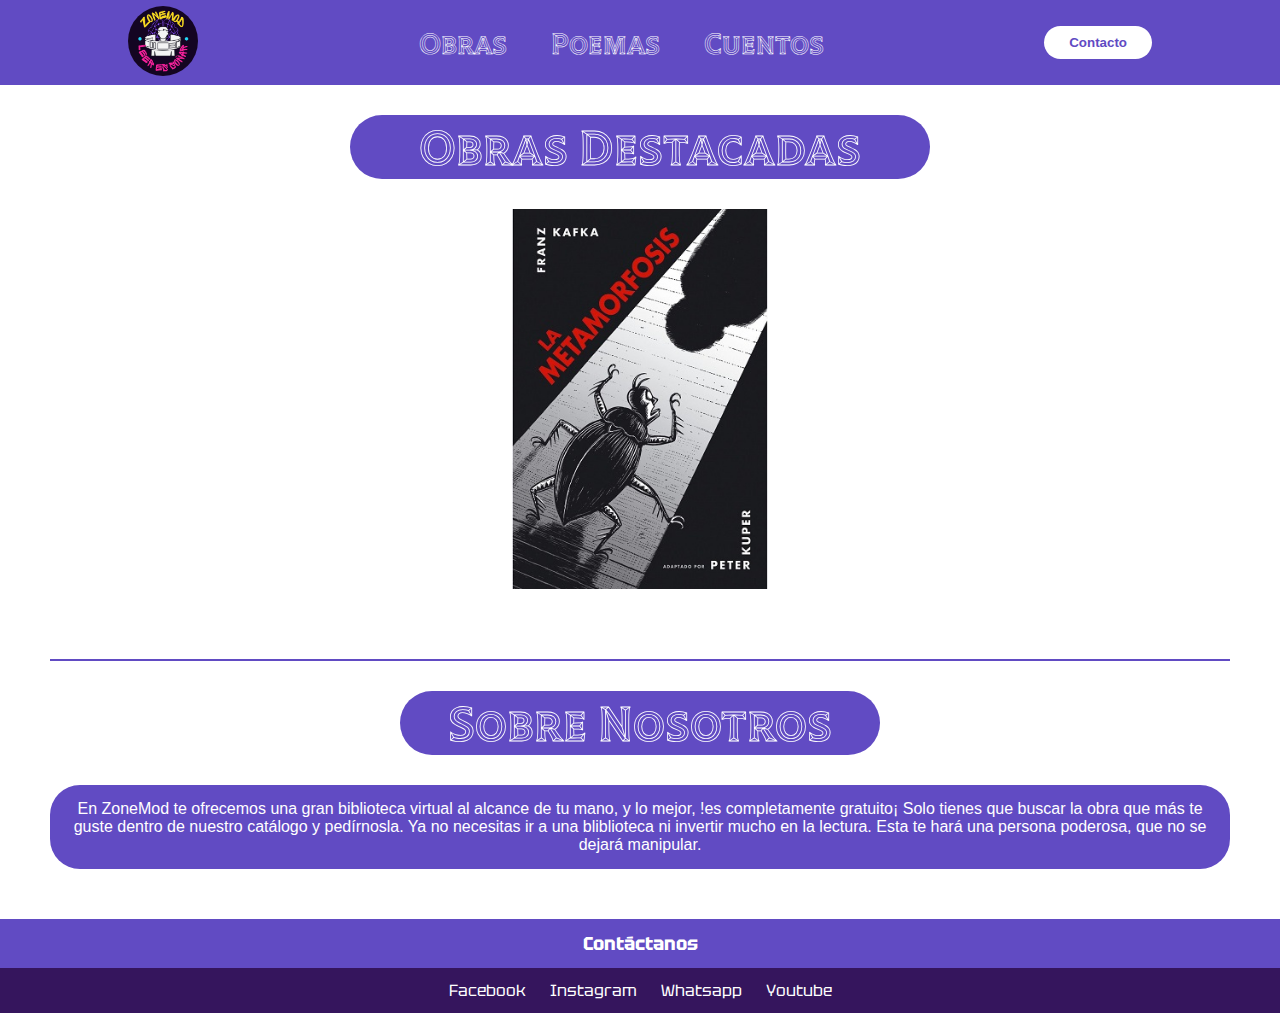
<file: Index.html>
<!DOCTYPE html>
<html lang="en">
<head>
    <meta charset="UTF-8">
    <meta name="viewport" content="width=, initial-scale=1.0">
    <title>Document</title>
    <link rel="stylesheet" href="style.css">
</head>
<body>
    
<header class="header">
    <div class="logo">
        <img src="Img/ZoneModMejorado.png" alt="Logo de la marca">
    </div>
    <nav>
        <ul class="nav-links">
            <li><a href="Obras.html">Obras</a></li>
            <li><a href="Poemas.html">Poemas</a></li>
            <li><a href="Cuentos.html">Cuentos</a></li>
        </ul>
    </nav>
    <a href="https://instagram.com/zone_mod?utm_source=qr&igshid=NGExMmI2YTkyZg%3D%3D" class="btn"><button>Contacto</button></a>
</header>

<h2>Obras Destacadas</h2>

<div class="slider">
    <ul>
        <li>
            <img src="Img/SLIDER1.jpg" alt="">
        </li>
        <li>
            <img src="Img/SLIDER2.jpg" alt="">
        </li>
        <li>
            <img src="Img/SLIDER3.jpg" alt="">
        </li>
        <li>
            <img src="Img/SLIDER4.jpg" alt="">
        </li>
    </ul>
</div>

<div class="nosotros">
    <h5>Sobre Nosotros</h5>
<p>En ZoneMod te ofrecemos una gran biblioteca virtual al alcance de tu mano, y lo mejor, !es completamente
    gratuito¡ Solo tienes que buscar la obra que más te guste dentro de nuestro catálogo y pedírnosla. Ya 
    no necesitas ir a una bliblioteca ni invertir mucho en la lectura. Esta te hará una persona poderosa, 
    que no se dejará manipular.
</p>
</div>

<footer>
    <nav>
        <ul>
            <h3 class="titulo-footer">Contáctanos</h3>
            <div class="redes-footer">
              <li><a href="https://www.facebook.com/profile.php?id=61550669220857&mibextid=ZbWKwL">Facebook <i class="fab fa-facebook"></i></a></li>
              <li><a href="https://instagram.com/zone_mod?utm_source=qr&igshid=NGExMmI2YTkyZg%3D%3D">Instagram <i class="fab fa-instagram"></i></a></li>
              <li><a href="">Whatsapp <i class="fab fa-whatsapp"></i></a></li>
              <li><a href="https://youtube.com/@HablandoconZoneMod?si=BzgMQc6TOlnU67t4">Youtube <i class="fab fa-youtube"></i></a></li>
            </div>
        </ul>
    </nav>
</footer>
<link rel="stylesheet" href="https://cdnjs.cloudflare.com/ajax/libs/font-awesome/6.3.0/css/all.min.css" integrity="sha512-SzlrxWUlpfuzQ+pcUCosxcglQRNAq/DZjVsC0lE40xsADsfeQoEypE+enwcOiGjk/bSuGGKHEyjSoQ1zVisanQ==" crossorigin="anonymous" referrerpolicy="no-referrer" />

</body>
</html>
</file>
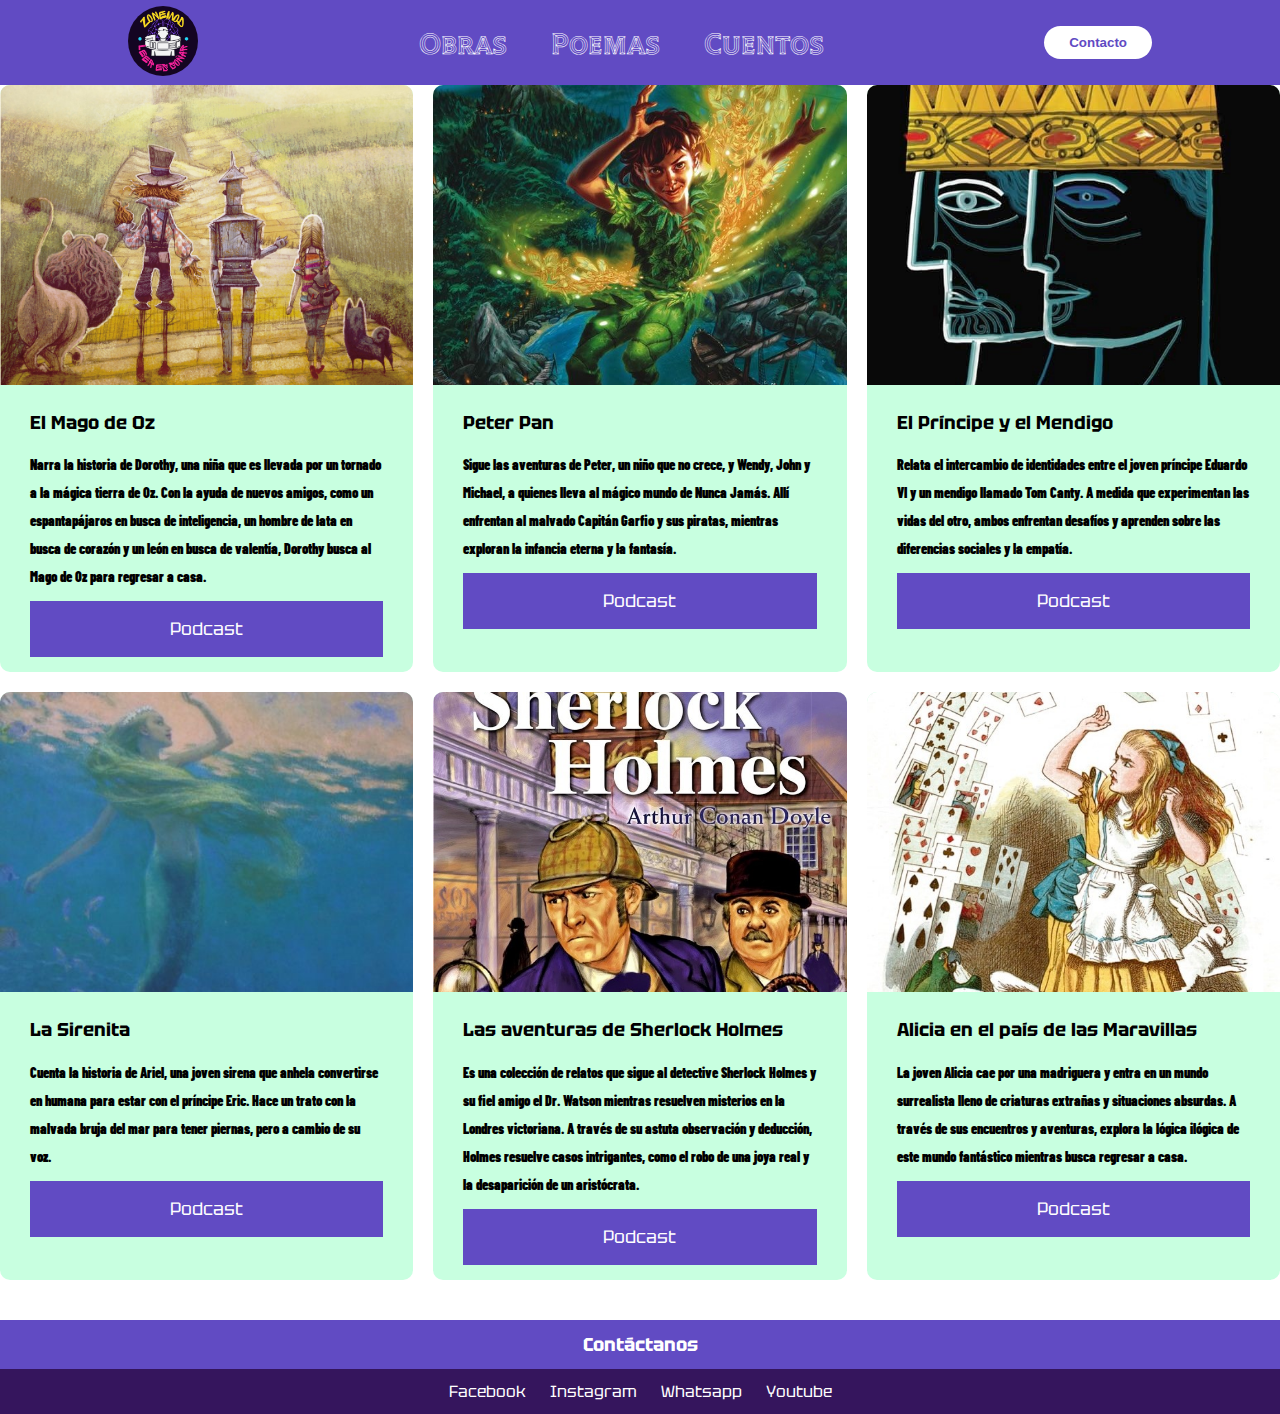
<file: Cuentos.html>
<!DOCTYPE html>
<html lang="en">
<head>
    <meta charset="UTF-8">
    <meta name="viewport" content="width=device-width, initial-scale=1.0">
    <title>Document</title>
    <link rel="stylesheet" href="style.css">
</head>
<body>
    
    <header class="header">
        <div class="logo">
            <img src="Img/ZoneModMejorado.png" alt="Logo de la marca">
        </div>
        <nav>
            <ul class="nav-links">
                <li><a href="Obras.html">Obras</a></li>
                <li><a href="Poemas.html">Poemas</a></li>
                <li><a href="Cuentos.html">Cuentos</a></li>
            </ul>
        </nav>
        <a href="https://instagram.com/zone_mod?utm_source=qr&igshid=NGExMmI2YTkyZg%3D%3D" class="btn"><button>Contacto</button></a>
    </header>

<div class="container-obras">
    <div class="obra">
        <figure>
            <img src="Img/cuento1.jpg" alt="">
        </figure>
        <div class="info-obra">
            <h3>El Mago de Oz</h3>
            <p class="descripcion">Narra la historia de Dorothy, una niña que es llevada por un tornado a la mágica tierra de Oz. Con la ayuda de nuevos amigos, como un espantapájaros en busca de inteligencia, un hombre de lata en busca de corazón y un león en busca de valentía, Dorothy busca al Mago de Oz para regresar a casa.</p>
            <a href="">Podcast</a>
        </div>
    </div>
    <div class="obra">
        <figure>
            <img src="Img/cuento2.jpg" alt="">
        </figure>
        <div class="info-obra">
            <h3>Peter Pan</h3>
            <p class="descripcion">Sigue las aventuras de Peter, un niño que no crece, y Wendy, John y Michael, a quienes lleva al mágico mundo de Nunca Jamás. Allí enfrentan al malvado Capitán Garfio y sus piratas, mientras exploran la infancia eterna y la fantasía.</p>
            <a href="">Podcast</a>
        </div>
    </div>
    <div class="obra">
        <figure>
            <img src="Img/cuento3.jpg" alt="">
        </figure>
        <div class="info-obra">
            <h3>El Príncipe y el Mendigo</h3>
            <p class="descripcion">Relata el intercambio de identidades entre el joven príncipe Eduardo VI y un mendigo llamado Tom Canty. A medida que experimentan las vidas del otro, ambos enfrentan desafíos y aprenden sobre las diferencias sociales y la empatía.</p>
            <a href="">Podcast</a>
        </div>
    </div>
    <div class="obra">
        <figure>
            <img src="Img/cuento4.jpg" alt="">
        </figure>
        <div class="info-obra">
            <h3>La Sirenita</h3>
            <p class="descripcion">Cuenta la historia de Ariel, una joven sirena que anhela convertirse en humana para estar con el príncipe Eric. Hace un trato con la malvada bruja del mar para tener piernas, pero a cambio de su voz.</p>
            <a href="">Podcast</a>
        </div>
    </div>
    <div class="obra">
        <figure>
            <img src="Img/cuento5.jpg" alt="">
        </figure>
        <div class="info-obra">
            <h3>Las aventuras de Sherlock Holmes</h3>
            <p class="descripcion">Es una colección de relatos que sigue al detective Sherlock Holmes y su fiel amigo el Dr. Watson mientras resuelven misterios en la Londres victoriana. A través de su astuta observación y deducción, Holmes resuelve casos intrigantes, como el robo de una joya real y la desaparición de un aristócrata. </p>
            <a href="">Podcast</a>
        </div>
    </div>
    <div class="obra">
        <figure>
            <img src="Img/cuento6.jpg" alt="">
        </figure>
        <div class="info-obra">
            <h3>Alicia en el país de las Maravillas</h3>
            <p class="descripcion">La joven Alicia cae por una madriguera y entra en un mundo surrealista lleno de criaturas extrañas y situaciones absurdas. A través de sus encuentros y aventuras, explora la lógica ilógica de este mundo fantástico mientras busca regresar a casa.</p>
            <a href="">Podcast</a>
        </div>
    </div>
</div>

<footer>
    <nav>
        <ul>
            <h3 class="titulo-footer">Contáctanos</h3>
            <div class="redes-footer">
              <li><a href="https://www.facebook.com/profile.php?id=61550669220857&mibextid=ZbWKwL">Facebook <i class="fab fa-facebook"></i></a></li>
              <li><a href="https://instagram.com/zone_mod?utm_source=qr&igshid=NGExMmI2YTkyZg%3D%3D">Instagram <i class="fab fa-instagram"></i></a></li>
              <li><a href="">Whatsapp <i class="fab fa-whatsapp"></i></a></li>
              <li><a href="https://youtube.com/@HablandoconZoneMod?si=BzgMQc6TOlnU67t4">Youtube <i class="fab fa-youtube"></i></a></li>
            </div>
        </ul>
    </nav>
</footer>
<link rel="stylesheet" href="https://cdnjs.cloudflare.com/ajax/libs/font-awesome/6.3.0/css/all.min.css" integrity="sha512-SzlrxWUlpfuzQ+pcUCosxcglQRNAq/DZjVsC0lE40xsADsfeQoEypE+enwcOiGjk/bSuGGKHEyjSoQ1zVisanQ==" crossorigin="anonymous" referrerpolicy="no-referrer" />
</body>
</html>
</file>
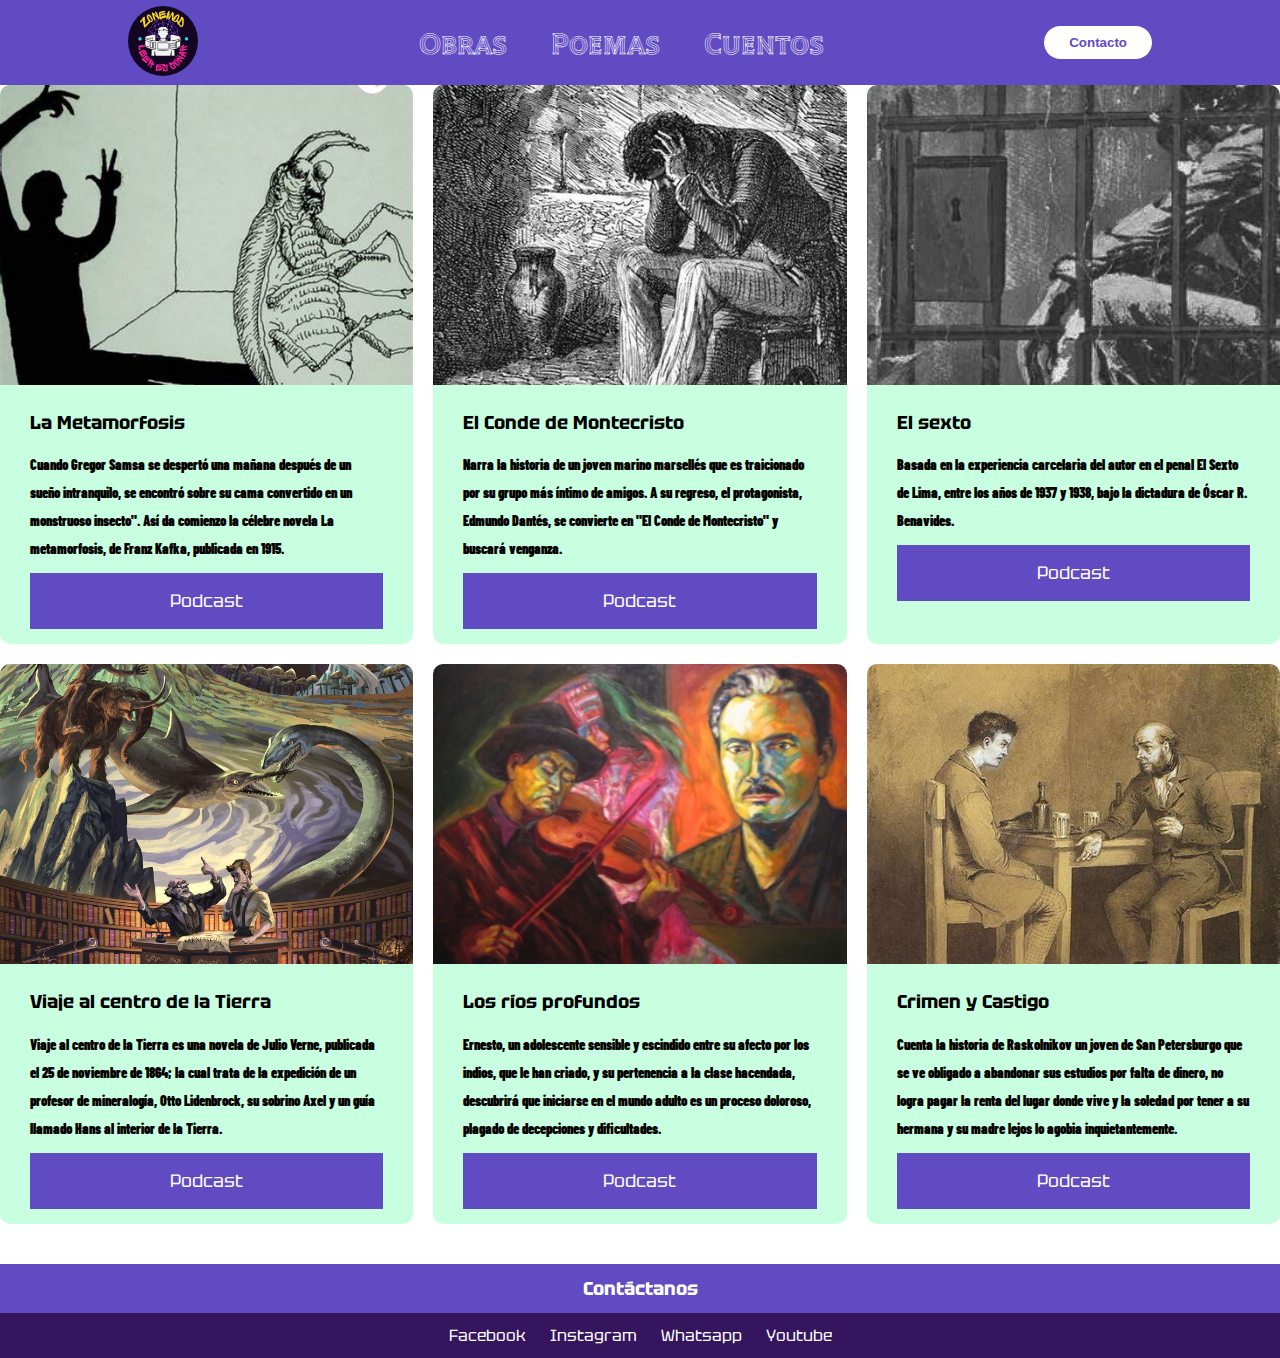
<file: Obras.html>
<!DOCTYPE html>
<html lang="en">
<head>
    <meta charset="UTF-8">
    <meta name="viewport" content="width=device-width, initial-scale=1.0">
    <title>Document</title>
    <link rel="stylesheet" href="style.css">
</head>
<body>
    
    <header class="header">
        <div class="logo">
            <img src="Img/ZoneModMejorado.png" alt="Logo de la marca">
        </div>
        <nav>
            <ul class="nav-links">
                <li><a href="Obras.html">Obras</a></li>
                <li><a href="Poemas.html">Poemas</a></li>
                <li><a href="Cuentos.html">Cuentos</a></li>
            </ul>
        </nav>
        <a href="https://instagram.com/zone_mod?utm_source=qr&igshid=NGExMmI2YTkyZg%3D%3D" class="btn"><button>Contacto</button></a>
    </header>

<div class="container-obras">
    <div class="obra">
        <figure>
            <img src="Img/obra1.jpg" alt="">
        </figure>
        <div class="info-obra">
            <h3>La Metamorfosis</h3>
            <p class="descripcion">Cuando Gregor Samsa se despertó una mañana después de un sueño intranquilo, se encontró sobre su cama convertido en un monstruoso insecto". Así da comienzo la célebre novela La metamorfosis, de Franz Kafka, publicada en 1915.</p>
            <a href="https://youtu.be/5dL1xFFPITg?si=C0qDnnaQ_vgavp01">Podcast</a>
        </div>
    </div>
    <div class="obra">
        <figure>
            <img src="Img/obra2.jpg" alt="">
        </figure>
        <div class="info-obra">
            <h3>El Conde de Montecristo</h3>
            <p class="descripcion">Narra la historia de un joven marino marsellés que es traicionado por su grupo más íntimo de amigos. A su regreso, el protagonista, Edmundo Dantés, se convierte en "El Conde de Montecristo" y buscará venganza.</p>
            <a href="">Podcast</a>
        </div>
    </div>
    <div class="obra">
        <figure>
            <img src="Img/obra3.jpg" alt="">
        </figure>
        <div class="info-obra">
            <h3>El sexto</h3>
            <p class="descripcion">Basada en la experiencia carcelaria del autor en el penal El Sexto de Lima, entre los años de 1937 y 1938, bajo la dictadura de Óscar R. Benavides.</p>
            <a href="">Podcast</a>
        </div>
    </div>
    <div class="obra">
        <figure>
            <img src="Img/obra 4.jpg" alt="">
        </figure>
        <div class="info-obra">
            <h3>Viaje al centro de la Tierra</h3>
            <p class="descripcion">Viaje al centro de la Tierra es una novela de Julio Verne, publicada el 25 de noviembre de 1864; la cual trata de la expedición de un profesor de mineralogía, Otto Lidenbrock, su sobrino Axel y un guía llamado Hans al interior de la Tierra.</p>
            <a href="">Podcast</a>
        </div>
    </div>
    <div class="obra">
        <figure>
            <img src="Img/obra5.jpg" alt="">
        </figure>
        <div class="info-obra">
            <h3>Los ríos profundos</h3>
            <p class="descripcion">Ernesto, un adolescente sensible y escindido entre su afecto por los indios, que le han criado, y su pertenencia a la clase hacendada, descubrirá que iniciarse en el mundo adulto es un proceso doloroso, plagado de decepciones y dificultades.</p>
            <a href="">Podcast</a>
        </div>
    </div>
    <div class="obra">
        <figure>
            <img src="Img/obra6.jpg" alt="">
        </figure>
        <div class="info-obra">
            <h3>Crimen y Castigo</h3>
            <p class="descripcion">Cuenta la historia de Raskolnikov un joven de San Petersburgo que se ve obligado a abandonar sus estudios por falta de dinero, no logra pagar la renta del lugar donde vive y la soledad por tener a su hermana y su madre lejos lo agobia inquietantemente.</p>
            <a href="">Podcast</a>
        </div>
    </div>
</div>

<footer>
    <nav>
        <ul>
            <h3 class="titulo-footer">Contáctanos</h3>
            <div class="redes-footer">
              <li><a href="https://www.facebook.com/profile.php?id=61550669220857&mibextid=ZbWKwL">Facebook <i class="fab fa-facebook"></i></a></li>
              <li><a href="https://instagram.com/zone_mod?utm_source=qr&igshid=NGExMmI2YTkyZg%3D%3D">Instagram <i class="fab fa-instagram"></i></a></li>
              <li><a href="">Whatsapp <i class="fab fa-whatsapp"></i></a></li>
              <li><a href="https://youtube.com/@HablandoconZoneMod?si=BzgMQc6TOlnU67t4">Youtube <i class="fab fa-youtube"></i></a></li>
            </div>
        </ul>
    </nav>
</footer>
<link rel="stylesheet" href="https://cdnjs.cloudflare.com/ajax/libs/font-awesome/6.3.0/css/all.min.css" integrity="sha512-SzlrxWUlpfuzQ+pcUCosxcglQRNAq/DZjVsC0lE40xsADsfeQoEypE+enwcOiGjk/bSuGGKHEyjSoQ1zVisanQ==" crossorigin="anonymous" referrerpolicy="no-referrer" />
</body>
</html>
</file>
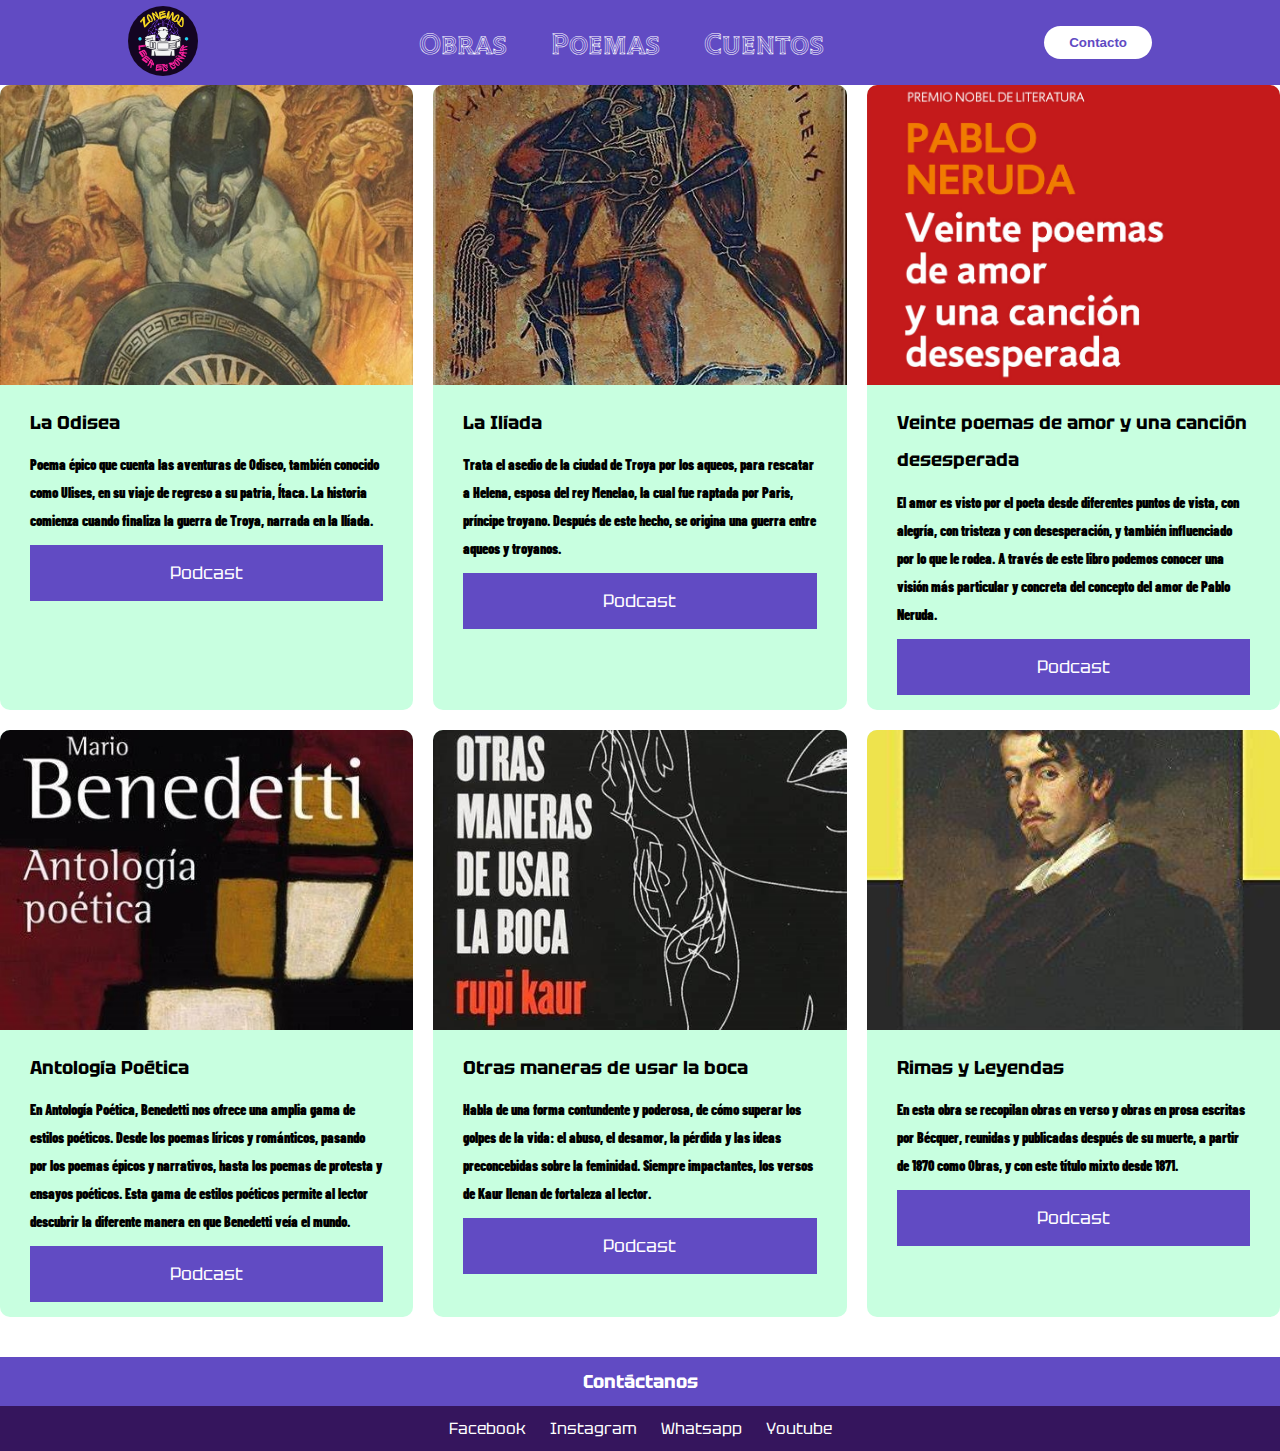
<file: Poemas.html>
<!DOCTYPE html>
<html lang="en">
<head>
    <meta charset="UTF-8">
    <meta name="viewport" content="width=device-width, initial-scale=1.0">
    <title>Document</title>
    <link rel="stylesheet" href="style.css">
</head>
<body>
    
    <header class="header">
        <div class="logo">
            <img src="Img/ZoneModMejorado.png" alt="Logo de la marca">
        </div>
        <nav>
            <ul class="nav-links">
                <li><a href="Obras.html">Obras</a></li>
                <li><a href="Poemas.html">Poemas</a></li>
                <li><a href="Cuentos.html">Cuentos</a></li>
            </ul>
        </nav>
        <a href="https://instagram.com/zone_mod?utm_source=qr&igshid=NGExMmI2YTkyZg%3D%3D" class="btn"><button>Contacto</button></a>
    </header>

<div class="container-obras">
    <div class="obra">
        <figure>
            <img src="Img/poema1.jpg" alt="">
        </figure>
        <div class="info-obra">
            <h3>La Odisea</h3>
            <p class="descripcion">Poema épico que cuenta las aventuras de Odiseo, también conocido como Ulises, en su viaje de regreso a su patria, Ítaca. La historia comienza cuando finaliza la guerra de Troya, narrada en la Ilíada.</p>
            <a href="">Podcast</a>
        </div>
    </div>
    <div class="obra">
        <figure>
            <img src="Img/poema2.jpg" alt="">
        </figure>
        <div class="info-obra">
            <h3>La Ilíada</h3>
            <p class="descripcion">Trata el asedio de la ciudad de Troya por los aqueos, para rescatar a Helena, esposa del rey Menelao, la cual fue raptada por Paris, príncipe troyano. Después de este hecho, se origina una guerra entre aqueos y troyanos.</p>
            <a href="">Podcast</a>
        </div>
    </div>
    <div class="obra">
        <figure>
            <img src="Img/poema3.jpg" alt="">
        </figure>
        <div class="info-obra">
            <h3>Veinte poemas de amor y una canción desesperada</h3>
            <p class="descripcion">El amor es visto por el poeta desde diferentes puntos de vista, con alegría, con tristeza y con desesperación, y también influenciado por lo que le rodea. A través de este libro podemos conocer una visión más particular y concreta del concepto del amor de Pablo Neruda.</p>
            <a href="">Podcast</a>
        </div>
    </div>
    <div class="obra">
        <figure>
            <img src="Img/poema4.jpg" alt="">
        </figure>
        <div class="info-obra">
            <h3>Antología Poética</h3>
            <p class="descripcion">En Antología Poética, Benedetti nos ofrece una amplia gama de estilos poéticos. Desde los poemas líricos y románticos, pasando por los poemas épicos y narrativos, hasta los poemas de protesta y ensayos poéticos. Esta gama de estilos poéticos permite al lector descubrir la diferente manera en que Benedetti veía el mundo.</p>
            <a href="">Podcast</a>
        </div>
    </div>
    <div class="obra">
        <figure>
            <img src="Img/poema5.jpg" alt="">
        </figure>
        <div class="info-obra">
            <h3>Otras maneras de usar la boca</h3>
            <p class="descripcion">Habla de una forma contundente y poderosa, de cómo superar los golpes de la vida: el abuso, el desamor, la pérdida y las ideas preconcebidas sobre la feminidad. Siempre impactantes, los versos de Kaur llenan de fortaleza al lector.</p>
            <a href="">Podcast</a>
        </div>
    </div>
    <div class="obra">
        <figure>
            <img src="Img/poema6.jpg" alt="">
        </figure>
        <div class="info-obra">
            <h3>Rimas y Leyendas</h3>
            <p class="descripcion">En esta obra se recopilan obras en verso y obras en prosa escritas por Bécquer, reunidas y publicadas después de su muerte, a partir de 1870 como Obras, y con este título mixto desde 1871.</p>
            <a href="">Podcast</a>
        </div>
    </div>
</div>

<footer>
    <nav>
        <ul>
            <h3 class="titulo-footer">Contáctanos</h3>
            <div class="redes-footer">
              <li><a href="https://www.facebook.com/profile.php?id=61550669220857&mibextid=ZbWKwL">Facebook <i class="fab fa-facebook"></i></a></li>
              <li><a href="https://instagram.com/zone_mod?utm_source=qr&igshid=NGExMmI2YTkyZg%3D%3D">Instagram <i class="fab fa-instagram"></i></a></li>
              <li><a href="">Whatsapp <i class="fab fa-whatsapp"></i></a></li>
              <li><a href="https://youtube.com/@HablandoconZoneMod?si=BzgMQc6TOlnU67t4">Youtube <i class="fab fa-youtube"></i></a></li>
            </div>
        </ul>
    </nav>
</footer>
<link rel="stylesheet" href="https://cdnjs.cloudflare.com/ajax/libs/font-awesome/6.3.0/css/all.min.css" integrity="sha512-SzlrxWUlpfuzQ+pcUCosxcglQRNAq/DZjVsC0lE40xsADsfeQoEypE+enwcOiGjk/bSuGGKHEyjSoQ1zVisanQ==" crossorigin="anonymous" referrerpolicy="no-referrer" />
</body>
</html>
</file>
<file: style.css>
@import url('https://fonts.googleapis.com/css2?family=Tilt+Prism&display=swap');
@import url('https://fonts.googleapis.com/css2?family=Sedgwick+Ave+Display&display=swap');
@import url('https://fonts.googleapis.com/css2?family=Tektur&display=swap');
@import url('https://fonts.googleapis.com/css2?family=Barlow+Condensed:wght@300&display=swap');
*{
    box-sizing: border-box;
    margin: 0;
    padding: 0;
}

.header{
    background-color: #614BC3;
    display: flex;
    justify-content: space-between;
    align-items: center;
    height: 85px;
    padding: 5px 10%;
}
.header .logo{
    cursor: pointer;
}
.header .logo img{ 
    height: 70px;
    width: auto;
    transition: all 0.3s;
    border-radius: 50%;
}
.header .logo img:hover{ 
transform:scale(1.2)
}
.header .nav-links{ 
    list-style: none;
}
.header .nav-links li{ 
    display: inline-block;
    padding: 0 20px;
}
.header .nav-links li:hover{
    transform: scale(1.1);
 }
 .header .nav-links a{ 
    font-size: 30px;
    color: white;
    text-decoration: none;
    font-family: 'Tilt Prism';
 }
 .header .nav-links li a:hover{
    color: #35A29F;
 }
 .header .btn button{
    font-weight: 700;
    color: #614BC3;
    padding: 9px 25px;
    background: white;
    border: none;
    border-radius: 50px;
    cursor: pointer;
    transition: all 0.3s ease 0s;
 }
.header .btn button:hover{
background-color: white;
color: blueviolet;
transform: scale(1.1);
}

h2{
    text-align: center;
    margin-top: 15px;
    margin-bottom: 15px;
    font-size: 50px;
    font-family: 'Tilt Prism';
    color: white;
    background-color: #614BC3;
    border-radius: 50px;
    margin: 30px 350px;
}

.slider{
    width: 100%;
    height: 400px;
    overflow: hidden;
}
.slider ul{
    display: flex;
    animation: cambio 20s infinite alternate linear;
    width: 400%;
}
.slider li{
    width: 100%;
    list-style: none;
    text-align: center;
}
.slider img{
    width: 20%;
    height: auto;
}
@keyframes cambio{
    0%{margin-left: 0%;}
    20%{margin-left: 0%;}

    25%{margin-left: -100%;}
    45%{margin-left: -100%;}

    50%{margin-left: -200%;}
    70%{margin-left: -200%;}

    75%{margin-left: -300%;}
    100%{margin-left: -300%;}
}

.nosotros{
    color: white;
    margin: 50px 50px; 
    text-align: center;
    border-top: 2px solid #614BC3;
}
.nosotros h5{
    font-size: 50px;
    font-family: 'Tilt Prism';
    background-color: #614BC3;
    border-radius: 50px;
    margin: 30px 350px;
}
.nosotros p{
    background-color: #614BC3;
    padding: 15px;
    border-radius: 30px;
    font-family:'Segoe UI', Tahoma, Geneva, Verdana, sans-serif;
}

body{
    background-image: url(https://th.bing.com/th/id/R.4ae108ddbefdd54ca7a7882ffc5066d6?rik=LKODC%2bM0qYFQow&riu=http%3a%2f%2f2.bp.blogspot.com%2f-cP3Po1_gt8o%2fUz4VRjo8uVI%2fAAAAAAAAEfY%2f2BsfWP4Yi5A%2fs1600%2fgrecia%2bclasica%2bestudiantes.jpg&ehk=cNxhp3u9ZQxA6vuQUKUmVBj8YJyIIMHlTcJ%2bI3brcN8%3d&risl=&pid=ImgRaw&r=0);
}


.obra img{
    max-width: 100%;
}
.container-obras{
    display: grid;
    grid-template-columns: repeat(3, 1fr);
    gap: 20px;
}
.obra{
    border-radius: 10px;
    background-color: #C8FFE0;
}
.obra:hover{
    box-shadow: 0 10px 20px  rgba(0, 0, 0, 0.20);
}
.obra img{
    width: 100%;
    height: 300px;
    object-fit: cover;
    border-radius: 10px 10px 0 0;
    transition: all .5s;
}
.obra figure{
    overflow: hidden;
}
.obra:hover img{
    transform: scale(1.2);
}
.info-obra{
    padding: 15px 30px;
    line-height: 2;
    display: flex;
    flex-direction: column;
    gap: 10px;
}
.descripcion{
    font-size: 14px;
    font-weight: 900;
    font-family: 'Barlow Condensed';
}
.info-obra a{
    text-decoration: none;
    text-align: center;
    background: none;
    background-color:#614BC3;
    color: white;
    padding: 10px 8px;
    cursor: pointer;
    font-size: 18px;
    font-family: 'Tektur';
}
.info-obra h3{
    font-family: 'Tektur';
}

.titulo-footer{
    color: white;
    text-align: center;
    background-color: #614BC3;
    padding: 12px 0px;
    margin-top: 40px;
    font-family: 'Tektur';
}
.redes-footer{
text-align: center;
color: white;
background-color: #35155D;
padding: 12px 0px;
font-family: 'Tektur';
}
.redes-footer li{
    display: inline-block;
    padding: 0px 10px;
}
.redes-footer a{
    text-decoration: none;
    color: white;
}
</file>
